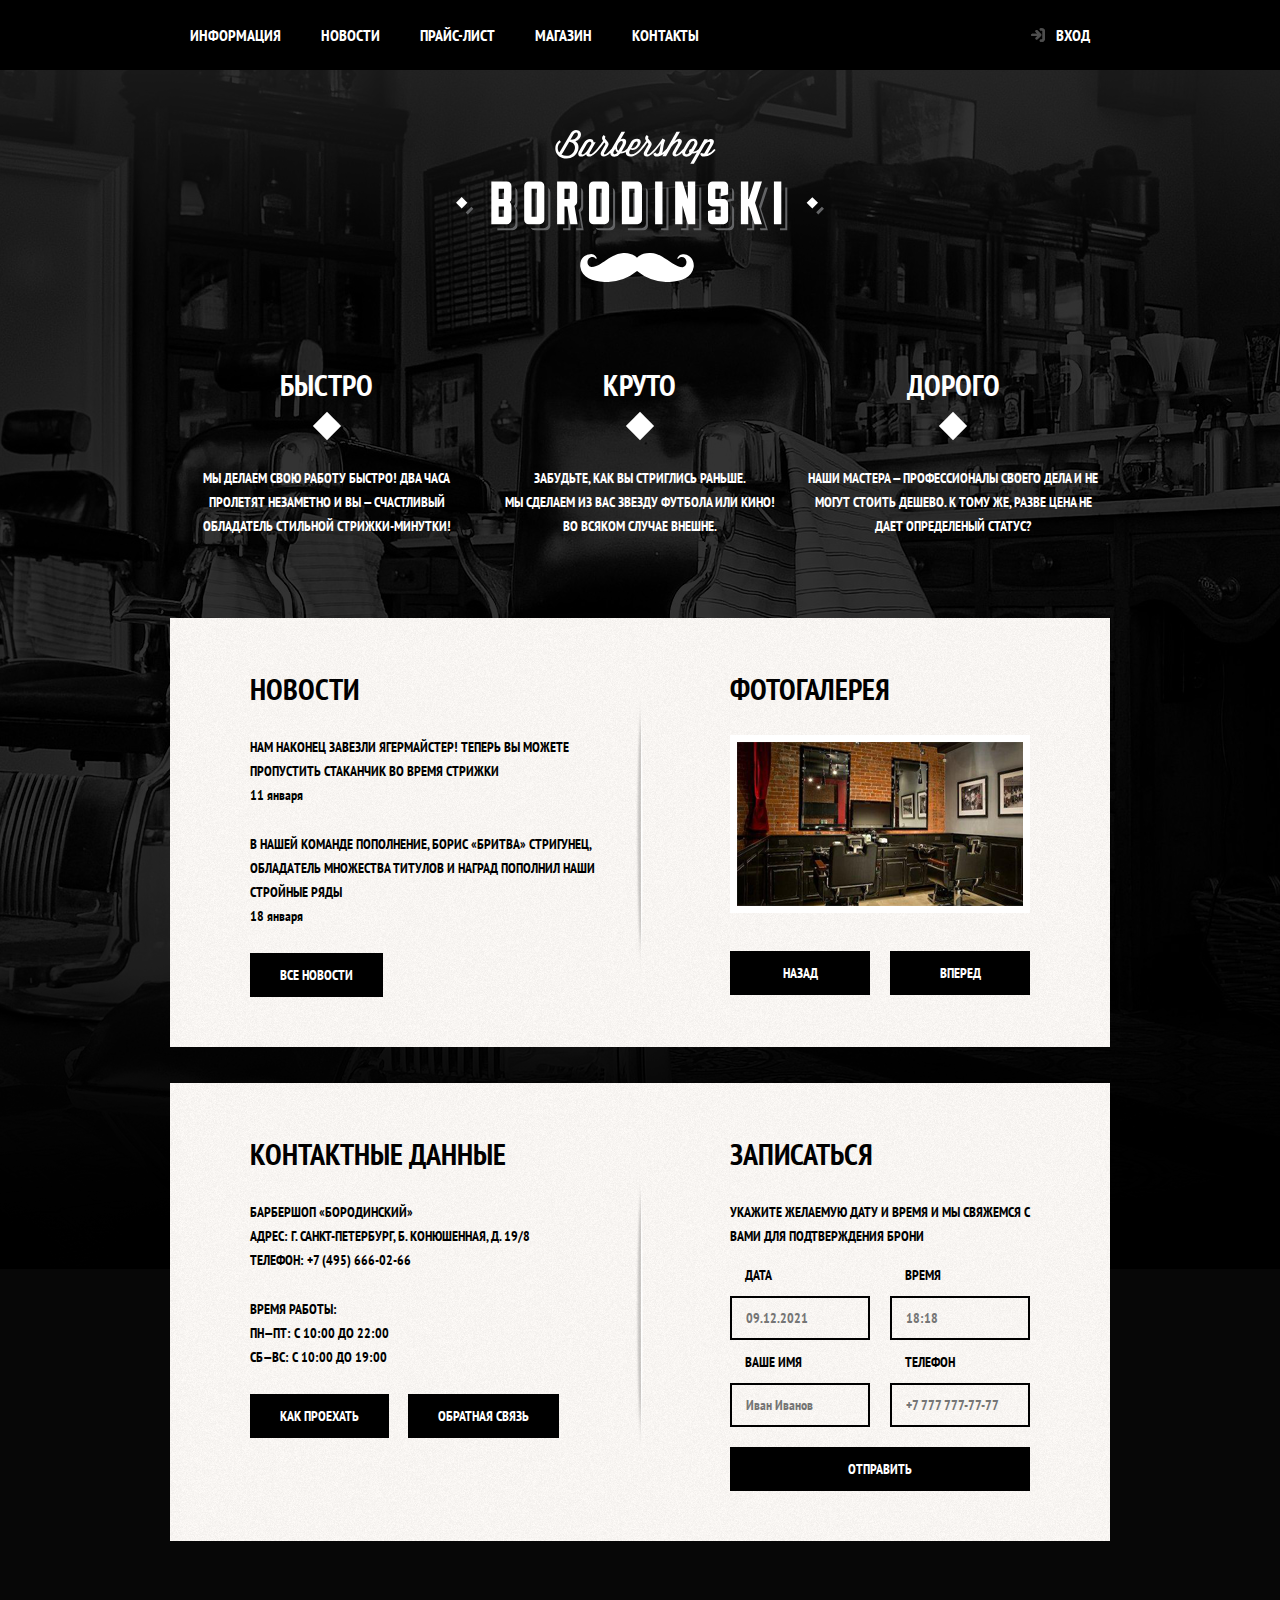
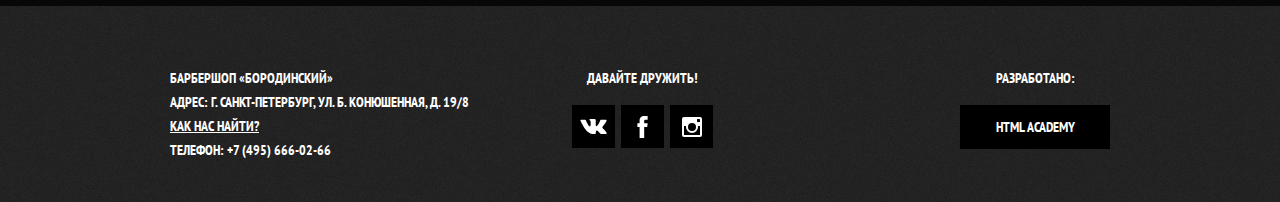
<file: index.html>
<!DOCTYPE html>
<html>

<head>
  <meta charset="utf-8">
  <title>Barbershop</title>

  <link href="https://fonts.googleapis.com/css2?family=PT+Sans+Narrow:wght@400;700&display=swap" rel="stylesheet">
  <link rel="stylesheet" href="css/style.css">
</head>

<body>
  <header class="main-header">
    <nav class="main-navigation">
      <div class="container">
        <ul class="site-navigation">
          <li><a href="info.html">Информация</a></li>
          <li><a href="news.html">Новости</a></li>
          <li><a href="prices.html">Прайс-лист</a></li>
          <li><a href="catalog.html">Магазин</a></li>
          <li><a href="contacts.html">Контакты</a></li>
        </ul>
        <ul class="user-navigation">
          <li>
            <a class="login-link" href="login.html">Вход</a>
          </li>
        </ul>
      </div>
    </nav>
    <a class="main-header-logo" href="#">
      <img src="img/index-logo.svg" width="368" height="153" alt="Logo">
    </a>
  </header>

  <main class="container">
    <h1 class="visually-hidden">Barbershop</h1>

    <section class="features">
      <h2 class="visually-hidden">Преимущества</h2>
      <ul class="features-list">
        <li class="feature-item">
          <h3>БЫСТРО</h3>
          <p>МЫ ДЕЛАЕМ СВОЮ РАБОТУ БЫСТРО! ДВА ЧАСА ПРОЛЕТЯТ НЕЗАМЕТНО И ВЫ — СЧАСТЛИВЫЙ ОБЛАДАТЕЛЬ СТИЛЬНОЙ СТРИЖКИ-МИНУТКИ!</p>
        </li>
        <li class="feature-item">
          <h3>КРУТО</h3>
          <p>ЗАБУДЬТЕ, КАК ВЫ СТРИГЛИСЬ РАНЬШЕ.
          <br>МЫ СДЕЛАЕМ ИЗ ВАС ЗВЕЗДУ ФУТБОЛА ИЛИ КИНО!
          <br>ВО ВСЯКОМ СЛУЧАЕ ВНЕШНЕ.</p>
        </li>
        <li class="feature-item">
          <h3>ДОРОГО</h3>
          <p>НАШИ МАСТЕРА — ПРОФЕССИОНАЛЫ СВОЕГО ДЕЛА И НЕ МОГУТ СТОИТЬ ДЕШЕВО. К ТОМУ ЖЕ, РАЗВЕ ЦЕНА НЕ ДАЕТ ОПРЕДЕЛЕНЫЙ СТАТУС?</p>
        </li>
      </ul>
    </section>

    <div class="index-columns">
      <section class="news">
        <h2>Новости</h2>
        <ul class="news-list">
          <li class="news-item">
            <p>НАМ НАКОНЕЦ ЗАВЕЗЛИ ЯГЕРМАЙСТЕР! ТЕПЕРЬ ВЫ МОЖЕТЕ ПРОПУСТИТЬ СТАКАНЧИК ВО ВРЕМЯ СТРИЖКИ</p>
            <time datetime="2016-01-11">11 января</time>
          </li>
          <li class="news-item">
            <p>В НАШЕЙ КОМАНДЕ ПОПОЛНЕНИЕ, БОРИС «БРИТВА» СТРИГУНЕЦ, ОБЛАДAТЕЛЬ МНОЖЕСТВА ТИТУЛОВ И НАГРАД ПОПОЛНИЛ НАШИ СТРОЙНЫЕ РЯДЫ</p>
            <time datetime="2016-01-18">18 января</time>
          </li>
        </ul>
        <a class="button" href="news.html">Все новости</a>
      </section>
      <section class="gallery">
        <h2>Фотогалерея</h2>
        <div class="gallery-container">
          <figure class="gallery-content">
            <a href="#">
                <img src="img/studio.png" width="286" height="164" alt="Интерьер">
            </a>
          </figure>
          <button class="button gallery-button gallery-button-back" type="button">Назад</button>
          <button class="button gallery-button gallery-button-next" type="button">Вперед</button>
        </div>
      </section>
   </div>

   <div class="index-columns">
      <section class="contacts">
        <h2>Контактные данные</h2>
        <p>
          БАРБЕРШОП «БОРОДИНСКИЙ»<br>
          АДРЕС: Г. САНКТ-ПЕТЕРБУРГ, Б. КОНЮШЕННАЯ, Д. 19/8<br>
          ТЕЛЕФОН: +7 (495) 666-02-66
        </p>
        <p>
          ВРЕМЯ РАБОТЫ:<br>
          ПН—ПТ: С 10:00 ДО 22:00<br>
          СБ—ВС: С 10:00 ДО 19:00
        </p>
        <a class="button" href="map.html">Как проехать</a>
        <a class="button" href="contacts.html">Обратная связь</a>
      </section>
      <section class="appointment">
        <h2>Записаться</h2>
        <p class="appointment-info">УКАЖИТЕ ЖЕЛАЕМУЮ ДАТУ И ВРЕМЯ И МЫ СВЯЖЕМСЯ С ВАМИ ДЛЯ ПОДТВЕРЖДЕНИЯ БРОНИ</p>
        <form class="appointment-form" action="https://echo.htmlacademy.ru" method="post">
          <p class="appointment-item">
            <label for="appointment-date">Дата</label>
            <input id="appointment-date" type="text" name="date" value="" placeholder="09.12.2021">
          </p>
          <p class="appointment-item">
            <label for="appointment-time">Время</label>
            <input id="appointment-time" type="text" name="time" value="" placeholder="18:18">
          </p>
          <p class="appointment-item">
            <label for="appointment-name">Ваше имя</label>
            <input id="appointment-name" type="text" name="name" value="" placeholder="Иван Иванов">
          </p>
          <p class="appointment-item">
            <label for="appointment-phone">Телефон</label>
            <input id="appointment-phone" type="tel" name="phone" value="" placeholder="+7 777 777-77-77">
          </p>
        </form>
        <button class="button appointment-button" type="submit">Отправить</button>
      </section>
    </div>
  </main>

  <footer class="main-footer">
    <div class="container">
      <p class="footer-contacts">
        БАРБЕРШОП «БОРОДИНСКИЙ»<br>
        АДРЕС: Г. САНКТ-ПЕТЕРБУРГ, УЛ. Б. КОНЮШЕННАЯ, Д. 19/8<br>
        <a href="map.html">КАК НАС НАЙТИ?</a><br>
        ТЕЛЕФОН: +7 (495) 666-02-66
      </p>
      <div class="footer-social">
        <p>Давайте дружить!</p>
        <ul>
          <li><a class="social-button" href="vk.com">
            <span class="visually-hidden">Vkontakte</span>
            <svg xmlns="http://www.w3.org/2000/svg" width="27" height="15" viewBox="0 0 26.14 14.91"><path d="M26 13.47l-.09-.17a13.55 13.55 0 0 0-2.6-3q-.87-.83-1.1-1.12A1 1 0 0 1 22 8a10.27 10.27 0 0 1 1.22-1.78l.88-1.16q2.35-3.13 2-4L26 .94a.8.8 0 0 0-.4-.22 2.14 2.14 0 0 0-.87 0h-3.92a.51.51 0 0 0-.27 0h-.3a.6.6 0 0 0-.15.14.93.93 0 0 0-.14.24 22.22 22.22 0 0 1-1.46 3.06q-.5.84-.93 1.46a7 7 0 0 1-.71.91 4.94 4.94 0 0 1-.52.47q-.23.18-.35.15l-.23-.05a.9.9 0 0 1-.31-.33 1.49 1.49 0 0 1-.16-.53V1.6a3.14 3.14 0 0 0 0-.62 2.12 2.12 0 0 0-.14-.44.73.73 0 0 0-.28-.33 1.57 1.57 0 0 0-.46-.18A9 9 0 0 0 12.57 0a8.93 8.93 0 0 0-3.25.33 1.83 1.83 0 0 0-.52.41q-.25.3-.07.33a1.67 1.67 0 0 1 1.16.59l.08.16a2.6 2.6 0 0 1 .19.63 6.32 6.32 0 0 1 .12 1 10.59 10.59 0 0 1 0 1.7q-.07.71-.13 1.1a2.21 2.21 0 0 1-.18.64 2.69 2.69 0 0 1-.16.3l-.07.07a1 1 0 0 1-.37.07.86.86 0 0 1-.46-.19 3.27 3.27 0 0 1-.56-.52 7 7 0 0 1-.66-.93q-.37-.6-.76-1.42l-.22-.39q-.2-.38-.56-1.11t-.62-1.43A.9.9 0 0 0 5.2.9h-.07a.93.93 0 0 0-.22-.16A1.44 1.44 0 0 0 4.6.65L.87.68A1 1 0 0 0 .1.94L0 1a.44.44 0 0 0 0 .22 1.08 1.08 0 0 0 .08.37Q.9 3.53 1.86 5.31t1.66 2.87Q4.23 9.27 5 10.24t1 1.24l.37.41.34.33a8.06 8.06 0 0 0 1 .78 16.34 16.34 0 0 0 1.4.9 7.6 7.6 0 0 0 1.79.72 6.19 6.19 0 0 0 2 .22h1.57a1.08 1.08 0 0 0 .72-.3l.05-.07a.9.9 0 0 0 .1-.25 1.38 1.38 0 0 0 0-.37 4.48 4.48 0 0 1 .09-1.05 2.77 2.77 0 0 1 .23-.71 1.74 1.74 0 0 1 .29-.4 1.19 1.19 0 0 1 .23-.2h.11a.86.86 0 0 1 .77.21 4.52 4.52 0 0 1 .83.79q.39.47.93 1.05a6.41 6.41 0 0 0 1 .87l.27.16a3.31 3.31 0 0 0 .71.3 1.53 1.53 0 0 0 .76.07l3.48-.05a1.58 1.58 0 0 0 .8-.17.68.68 0 0 0 .34-.37 1.06 1.06 0 0 0 0-.46 1.71 1.71 0 0 0-.1-.36z" fill="#fff"/></svg>
          </a></li>
          <li><a class="social-button" href="facebook.com">
            <span class="visually-hidden">Facebook</span>
            <svg xmlns="http://www.w3.org/2000/svg" width="19" height="22" viewBox="0 0 10.15 21.74"><path d="M3.34 1.12A4.77 4.77 0 0 1 6.53 0h3.61v3.81H7.81a1.07 1.07 0 0 0-1.09.83v2.55h3.42c-.08 1.23-.24 2.45-.41 3.67h-3v10.87H2.21V10.86H0V7.21h2.19V3.66a3.83 3.83 0 0 1 1.15-2.54z" fill="#fff"/></svg>
          </a></li>
          <li><a  class="social-button" href="instagram.com">
            <span class="visually-hidden">Instagram</span>
            <svg xmlns="http://www.w3.org/2000/svg" width="20" height="20" viewBox="0 0 20 20"><path d="M18 0H2a2 2 0 0 0-2 2v16a2 2 0 0 0 2 2h16a2 2 0 0 0 2-2V2a2 2 0 0 0-2-2zm-8 6a4 4 0 1 1-4 4 4 4 0 0 1 4-4zM2.5 18a.47.47 0 0 1-.5-.5V9h2.1a3.4 3.4 0 0 0-.1 1 6 6 0 1 0 12 0 3.4 3.4 0 0 0-.1-1H18v8.5a.47.47 0 0 1-.5.5zM18 4.5a.47.47 0 0 1-.5.5h-2a.47.47 0 0 1-.5-.5v-2a.47.47 0 0 1 .5-.5h2a.47.47 0 0 1 .5.5z" fill="#fff"/></svg>
          </a></li>
        </ul>
      </div>
      <p class="footer-copyright">
        <b>Разработано:</b>
        <a class="button" href="htmlacademy.ru">HTML Academy</a>
      </p>
    </div>
  </footer>

  <section class="modal modal-login">
    <h2>Личный кабинет</h2>
    <p class="modal-description">Введите пожалуйста свой логин и пароль.</p>
    <form class="login-form" action="https://echo.htmlacademy.ru" method="post">
      <p>
        <label class="visually-hidden" for="user-login">Логин</label>
        <input class="login-icon-user" id="user-login" type="text" name="login" placeholder="Логин">
      </p>
      <p>
        <label class="visually-hidden" for="user-password">Пароль</label>
        <input class="login-icon-password" id="user-password" type="password" name="password" placeholder="Пароль">
      </p>
      <p class="login-help">
        <label class="login-checkbox">
          <input class="visually-hidden" type="checkbox" name="remember">
          <span class="checkbox-indicator"></span>
          Запомните меня
        </label>
        <a href="#" class="restore">Я забыл пароль</a>
      </p>
      <button class="button" type="submit">Войти</button>
    </form>
    <button class="modal-close" type="button">Закрыть</button>
  </section>

  <section class="modal modal-map">
      <h2 class="visually-hidden">Как до нас добраться</h2>
      <p>
        <img src="img/map.png" width="780" height="560" alt="Офис компании по адресу ул. Большая Конюшенная 19/8, Санкт-Петербург">
    </p>
    <button class="modal-close" type="button">Закрыть</button>
  </section>
</body>
</html>
</file>
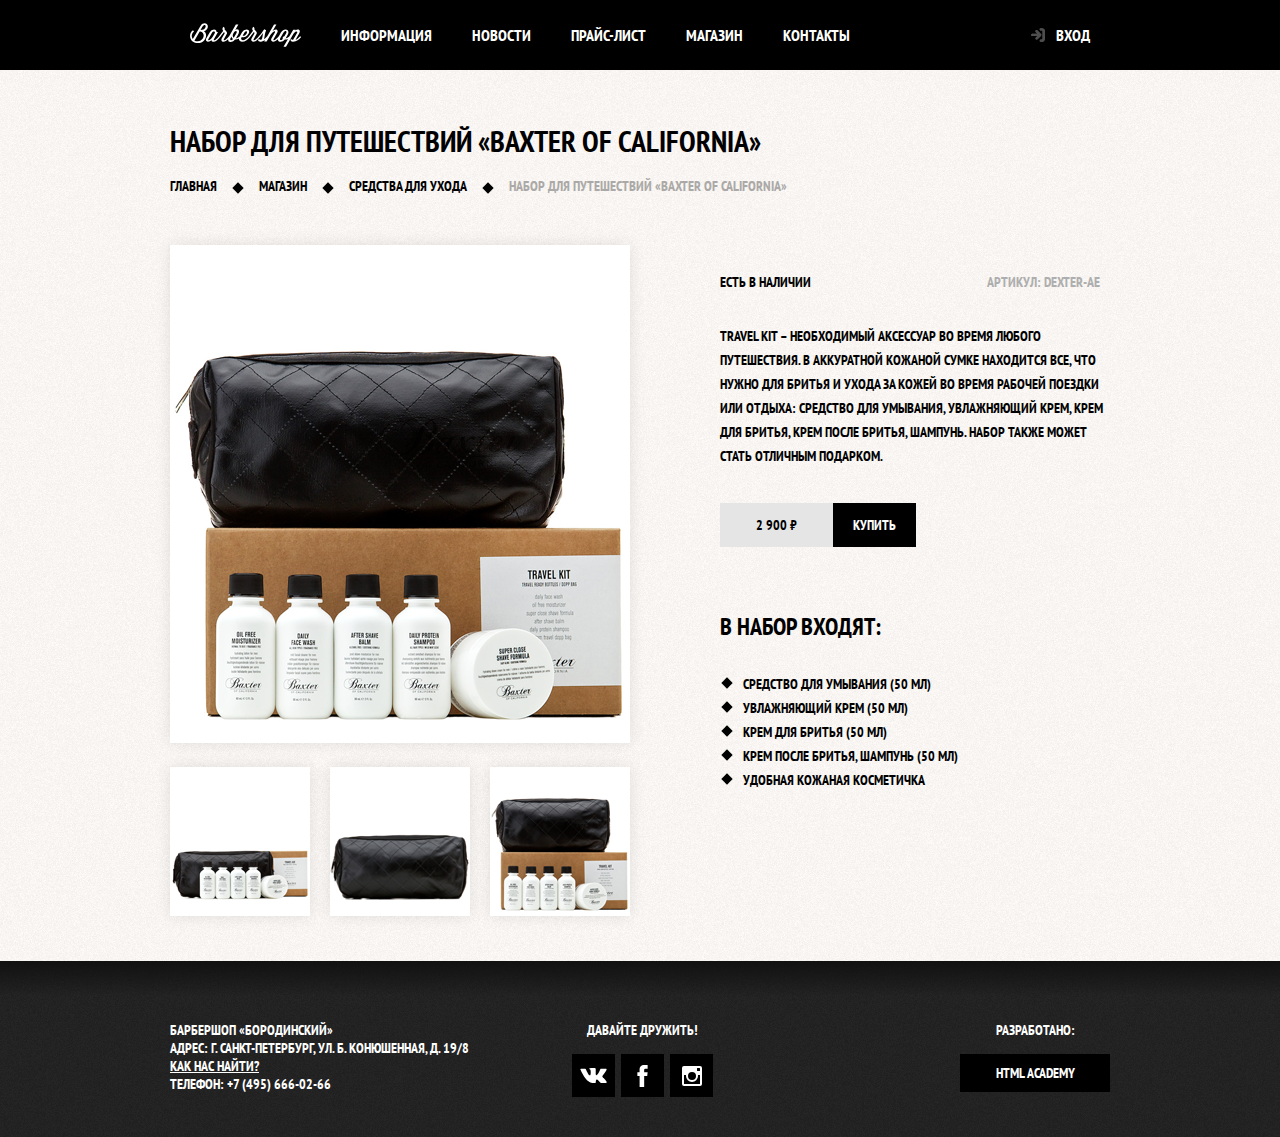
<file: catalog-item.html>
<!DOCTYPE html>
<html>

<head>
  <meta charset="utf-8">
  <title>Barbershop</title>

  <link href="https://fonts.googleapis.com/css2?family=PT+Sans+Narrow:wght@400;700&display=swap" rel="stylesheet">
  <link rel="stylesheet" href="css/style.css">
</head>

<body class="inner-page">
  <header class="main-header">
    <nav class="main-navigation">
      <a class="header-logo" href="index.html">
        <img src="img/logo.svg" width="111" height="24" alt="Logo">
      </a>
      <ul class="site-navigation">
        <li><a href="info.html">Информация</a></li>
        <li><a href="news.html">Новости</a></li>
        <li><a href="prices.html">Прайс-лист</a></li>
        <li><a class="site-navigation-current" href="catalog.html">Магазин</a></li>
        <li><a href="contacts.html">Контакты</a></li>
      </ul>
      <ul class="user-navigation">
        <li>
          <a class="login-link" href="login.html">Вход</a>
        </li>
      </ul>
    </nav>
  </header>

  <main class="container">
    <h1 class="page-title">Набор для путешествий «Baxter of California»</h1>

    <ul class="breadcrumbs">
      <li><a href="index.html">Главная</a></li>
      <li><a href="#">Магазин</a></li>
      <li><a href="#">Средства для ухода</a></li>
      <li class="breadcrumbs-current">Набор для путешествий «Baxter of California»</li>
    </ul>

    <div class="product-columns">
      <section class="product-photos">
        <h2 class="visually-hidden">Изображения товара</h2>
        <img class="product-photo-big" src="img/product-big.png" width="460" height="498" alt="Фото из превью большого размера">
        <ul class="product-photo-preview">
          <li><img src="img/product-small-1.png" width="140" height="149" alt="Фото полного набора"></li>
          <li><img src="img/product-small-2.png" width="140" height="149" alt="Фото сумки"></li>
          <li><img src="img/product-small-3.png" width="140" height="149" alt="Фото полного набора с сумкой сверху"></li>
        </ul>
      </section>

      <section class="product-info">
        <h2 class="visually-hidden">Информация о товаре</h2>
        <div class="info-columns">
          <p class="product-available">Есть в наличии</p>
          <p class="product-article">Артикул: dexter-ae</p>
        </div>
        <p class="product-description">Travel Kit – необходимый аксессуар во время любого путешествия. В аккуратной кожаной сумке находится все, что нужно для бритья и ухода за кожей во время рабочей поездки или отдыха: средство для умывания, увлажняющий крем, крем для бритья, крем после бритья, шампунь. Набор также может стать отличным подарком.</p>
        <p class="product-price">
          <b>2 900 ₽</b>
          <a href="#" class="button">Купить</a>
        </p>
        <h3>В набор входят:</h3>
        <ul class="product-includes-list">
          <li>Средство для умывания (50 мл)</li>
          <li>Увлажняющий крем (50 мл)</li>
          <li>Крем для бритья (50 мл)</li>
          <li>Крем после бритья, шампунь (50 мл)</li>
          <li>Удобная кожаная косметичка</li>
        </ul>
      </section>
    </div>
  </main>

  <footer class="main-footer">
    <div class="container">
      <p class="footer-contacts">
        БАРБЕРШОП «БОРОДИНСКИЙ»<br>
        АДРЕС: Г. САНКТ-ПЕТЕРБУРГ, УЛ. Б. КОНЮШЕННАЯ, Д. 19/8<br>
        <a href="map.html">КАК НАС НАЙТИ?</a><br>
        ТЕЛЕФОН: +7 (495) 666-02-66
      </p>
      <div class="footer-social">
        <p>Давайте дружить!</p>
        <ul>
          <li><a class="social-button" href="vk.com">
            <span class="visually-hidden">Vkontakte</span>
            <svg xmlns="http://www.w3.org/2000/svg" width="27" height="15" viewBox="0 0 26.14 14.91"><path d="M26 13.47l-.09-.17a13.55 13.55 0 0 0-2.6-3q-.87-.83-1.1-1.12A1 1 0 0 1 22 8a10.27 10.27 0 0 1 1.22-1.78l.88-1.16q2.35-3.13 2-4L26 .94a.8.8 0 0 0-.4-.22 2.14 2.14 0 0 0-.87 0h-3.92a.51.51 0 0 0-.27 0h-.3a.6.6 0 0 0-.15.14.93.93 0 0 0-.14.24 22.22 22.22 0 0 1-1.46 3.06q-.5.84-.93 1.46a7 7 0 0 1-.71.91 4.94 4.94 0 0 1-.52.47q-.23.18-.35.15l-.23-.05a.9.9 0 0 1-.31-.33 1.49 1.49 0 0 1-.16-.53V1.6a3.14 3.14 0 0 0 0-.62 2.12 2.12 0 0 0-.14-.44.73.73 0 0 0-.28-.33 1.57 1.57 0 0 0-.46-.18A9 9 0 0 0 12.57 0a8.93 8.93 0 0 0-3.25.33 1.83 1.83 0 0 0-.52.41q-.25.3-.07.33a1.67 1.67 0 0 1 1.16.59l.08.16a2.6 2.6 0 0 1 .19.63 6.32 6.32 0 0 1 .12 1 10.59 10.59 0 0 1 0 1.7q-.07.71-.13 1.1a2.21 2.21 0 0 1-.18.64 2.69 2.69 0 0 1-.16.3l-.07.07a1 1 0 0 1-.37.07.86.86 0 0 1-.46-.19 3.27 3.27 0 0 1-.56-.52 7 7 0 0 1-.66-.93q-.37-.6-.76-1.42l-.22-.39q-.2-.38-.56-1.11t-.62-1.43A.9.9 0 0 0 5.2.9h-.07a.93.93 0 0 0-.22-.16A1.44 1.44 0 0 0 4.6.65L.87.68A1 1 0 0 0 .1.94L0 1a.44.44 0 0 0 0 .22 1.08 1.08 0 0 0 .08.37Q.9 3.53 1.86 5.31t1.66 2.87Q4.23 9.27 5 10.24t1 1.24l.37.41.34.33a8.06 8.06 0 0 0 1 .78 16.34 16.34 0 0 0 1.4.9 7.6 7.6 0 0 0 1.79.72 6.19 6.19 0 0 0 2 .22h1.57a1.08 1.08 0 0 0 .72-.3l.05-.07a.9.9 0 0 0 .1-.25 1.38 1.38 0 0 0 0-.37 4.48 4.48 0 0 1 .09-1.05 2.77 2.77 0 0 1 .23-.71 1.74 1.74 0 0 1 .29-.4 1.19 1.19 0 0 1 .23-.2h.11a.86.86 0 0 1 .77.21 4.52 4.52 0 0 1 .83.79q.39.47.93 1.05a6.41 6.41 0 0 0 1 .87l.27.16a3.31 3.31 0 0 0 .71.3 1.53 1.53 0 0 0 .76.07l3.48-.05a1.58 1.58 0 0 0 .8-.17.68.68 0 0 0 .34-.37 1.06 1.06 0 0 0 0-.46 1.71 1.71 0 0 0-.1-.36z" fill="#fff"/></svg>
          </a></li>
          <li><a class="social-button" href="facebook.com">
            <span class="visually-hidden">Facebook</span>
            <svg xmlns="http://www.w3.org/2000/svg" width="19" height="22" viewBox="0 0 10.15 21.74"><path d="M3.34 1.12A4.77 4.77 0 0 1 6.53 0h3.61v3.81H7.81a1.07 1.07 0 0 0-1.09.83v2.55h3.42c-.08 1.23-.24 2.45-.41 3.67h-3v10.87H2.21V10.86H0V7.21h2.19V3.66a3.83 3.83 0 0 1 1.15-2.54z" fill="#fff"/></svg>
          </a></li>
          <li><a  class="social-button" href="instagram.com">
            <span class="visually-hidden">Instagram</span>
            <svg xmlns="http://www.w3.org/2000/svg" width="20" height="20" viewBox="0 0 20 20"><path d="M18 0H2a2 2 0 0 0-2 2v16a2 2 0 0 0 2 2h16a2 2 0 0 0 2-2V2a2 2 0 0 0-2-2zm-8 6a4 4 0 1 1-4 4 4 4 0 0 1 4-4zM2.5 18a.47.47 0 0 1-.5-.5V9h2.1a3.4 3.4 0 0 0-.1 1 6 6 0 1 0 12 0 3.4 3.4 0 0 0-.1-1H18v8.5a.47.47 0 0 1-.5.5zM18 4.5a.47.47 0 0 1-.5.5h-2a.47.47 0 0 1-.5-.5v-2a.47.47 0 0 1 .5-.5h2a.47.47 0 0 1 .5.5z" fill="#fff"/></svg>
          </a></li>
        </ul>
      </div>
      <p class="footer-copyright">
        <b>Разработано:</b>
        <a class="button" href="htmlacademy.ru">HTML Academy</a>
      </p>
    </div>
  </footer>

  <section class="modal modal-login">
    <h2>Личный кабинет</h2>
    <p class="modal-description">Введите пожалуйста свой логин и пароль.</p>
    <form class="login-form" action="https://echo.htmlacademy.ru" method="post">
      <p>
        <label class="visually-hidden" for="user-login">Логин</label>
        <input class="login-icon-user" id="user-login" type="text" name="login" placeholder="Логин">
      </p>
      <p>
        <label class="visually-hidden" for="user-password">Пароль</label>
        <input class="login-icon-password" id="user-password" type="password" name="password" placeholder="Пароль">
      </p>
      <p class="login-help">
        <label class="login-checkbox">
          <input class="visually-hidden" type="checkbox" name="remember">
          <span class="checkbox-indicator"></span>
          Запомните меня
        </label>
        <a href="#" class="restore">Я забыл пароль</a>
      </p>
      <button class="button" type="submit">Войти</button>
    </form>
    <button class="modal-close" type="button">Закрыть</button>
  </section>
</body>
</html>
</file>
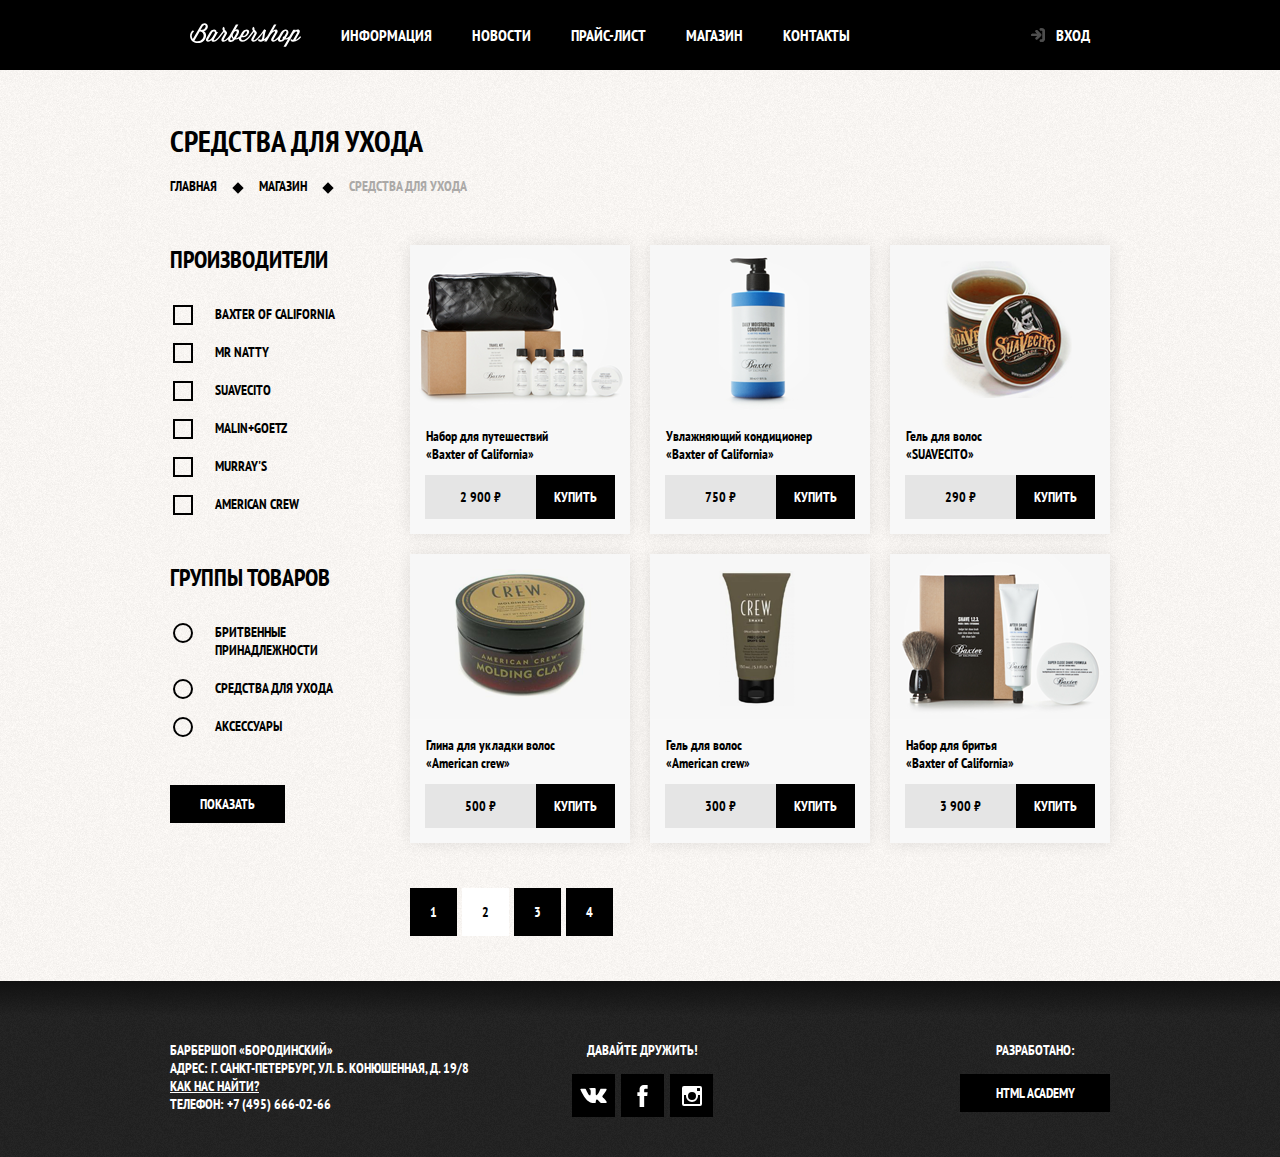
<file: catalog.html>
<!DOCTYPE html>
<html>

<head>
  <meta charset="utf-8">
  <title>Barbershop</title>

  <link href="https://fonts.googleapis.com/css2?family=PT+Sans+Narrow:wght@400;700&display=swap" rel="stylesheet">
  <link rel="stylesheet" href="css/style.css">
</head>

<body class="inner-page">
  <header class="main-header">
    <nav class="main-navigation container">
      <a class="header-logo" href="index.html">
        <img src="img/logo.svg" width="111" height="24" alt="Logo">
      </a>
      <ul class="site-navigation">
        <li><a href="info.html">Информация</a></li>
        <li><a href="news.html">Новости</a></li>
        <li><a href="prices.html">Прайс-лист</a></li>
        <li class="site-navigation-current"><a href="catalog.html">Магазин</a></li>
        <li><a href="contacts.html">Контакты</a></li>
      </ul>
      <ul class="user-navigation">
        <li>
          <a class="login-link" href="login.html">Вход</a>
        </li>
      </ul>
    </nav>
  </header>

  <main class="container">
    <h1 class="page-title">Средства для ухода</h1>

    <ul class="breadcrumbs">
      <li><a href="index.html">Главная</a></li>
      <li><a href="catalog.html">Магазин</a></li>
      <li class="breadcrumbs-current">Средства для ухода</li>
    </ul>

    <div class="catalog-columns">
      <section class="filters">
        <h2 class="visually-hidden">Фильтры товаров</h2>
        <form class="filter" action="https://echo.htmlacademy.ru" method="get">
          <fieldset>
            <legend>Производители</legend>
            <ul>
              <li class="filter-option">
                <input type="checkbox" class="visually-hidden filter-input filter-input-checkbox" name="baxter-of-california" id="filter-baxter-of-california">
                <label for="filter-baxter-of-california">Baxter of California</label>
              </li>
              <li class="filter-option">
                <input type="checkbox" class="visually-hidden filter-input filter-input-checkbox" name="mr-natty" id="filter-mr-natty">
                <label for="filter-mr-natty">Mr Natty</label>
              </li>
              <li class="filter-option">
                <input type="checkbox" class="visually-hidden filter-input filter-input-checkbox" name="suavecito" id="filter-suavecito">
                <label for="filter-suavecito">Suavecito</label>
              </li>
              <li class="filter-option">
                <input type="checkbox" class="visually-hidden filter-input filter-input-checkbox" name="malin-goetz" id="filter-malin-goetz">
                <label for="filter-malin-goetz">Malin+Goetz</label>
              </li>
              <li class="filter-option">
                <input type="checkbox" class="visually-hidden filter-input filter-input-checkbox" name="murrays" id="filter-murrays">
                <label for="filter-murrays">Murray's</label>
              </li>
              <li class="filter-option">
                <input type="checkbox" class="visually-hidden filter-input filter-input-checkbox" name="american-crew" id="filter-american-crew">
                <label for="filter-american-crew">American crew</label>
              </li>
            </ul>
          </fieldset>
          <fieldset>
            <legend>Группы товаров</legend>
            <ul>
              <li class="filter-option">
                <input type="radio" class="visually-hidden filter-input filter-input-radio" name="product-group" value="shaving" id="filter-shave">
                <label for="filter-shave">Бритвенные принадлежности</label>
              </li>
              <li class="filter-option">
                <input type="radio" class="visually-hidden filter-input filter-input-radio" name="product-group" value="care" id="filter-care">
                <label for="filter-care">Средства для ухода</label>
              </li>
              <li class="filter-option">
                <input type="radio" class="visually-hidden filter-input filter-input-radio" name="product-group" value="accessories" id="filter-accessories">
                <label for="filter-accessories">Аксессуары</label>
              </li>
            </ul>
          </fieldset>
          <button type="submit" class="button filter-button">Показать</button>
        </form>
      </section>

      <section class="catalog">
        <h2 class="visually-hidden">Каталог товаров</h2>
        <ul class="catalog-list">
          <li class="catalog-item">
            <a href="catalog-item.html">
              <h3>
                <span class="catalog-category">Набор для путешествий</span>
                <span class="catalog-item-title">«Baxter of California»</span>
              </h3>
              <p class="catalog-item-image">
                  <img src="img/product-1.png" width="220" height="165" alt="Набор для путешествий «Baxter of California»">
              </p>
            </a>
            <p class="catalog-item-price">
              <b>2 900 ₽</b>
              <a href="#" class="button">Купить</a>
            </p>
          </li>
          <li class="catalog-item">
            <a href="catalog-item.html">
              <h3>
                <span class="catalog-category">Увлажняющий кондиционер</span>
                <span class="catalog-item-title">«Baxter of California»</span>
              </h3>
              <p class="catalog-item-image">
                  <img src="img/product-2.png" width="220" height="165" alt="Увлажняющий кондиционер «Baxter of California»">
              </p>
            </a>
            <p class="catalog-item-price">
              <b>750 ₽</b>
              <a href="#" class="button">Купить</a>
            </p>
          </li>
          <li class="catalog-item">
            <a href="catalog-item.html">
              <h3>
                <span class="catalog-category">Гель для волос</span>
                <span class="catalog-item-title">«SUAVECITO»</span>
              </h3>
              <p class="catalog-item-image">
                  <img src="img/product-3.png" width="220" height="165" alt="Гель для волос «SUAVECITO»">
              </p>
            </a>
            <p class="catalog-item-price">
              <b>290 ₽</b>
              <a href="#" class="button">Купить</a>
            </p>
          </li>
          <li class="catalog-item">
            <a href="catalog-item.html">
              <h3>
                <span class="catalog-category">Глина для укладки волос</span>
                <span class="catalog-item-title">«American crew»</span>
              </h3>
              <p class="catalog-item-image">
                  <img src="img/product-4.png" width="220" height="165" alt="Глина для укладки волос «American crew»">
              </p>
            </a>
            <p class="catalog-item-price">
              <b>500 ₽</b>
              <a href="#" class="button">Купить</a>
            </p>
          </li>
          <li class="catalog-item">
            <a href="catalog-item.html">  
              <h3>
                <span class="catalog-category">Гель для волос</span>
                <span class="catalog-item-title">«American crew»</span>
              </h3>
              <p class="catalog-item-image">
                  <img src="img/product-5.png" width="220" height="165" alt="Гель для волос «American crew»">
              </p>
            </a>
            <p class="catalog-item-price">
              <b>300 ₽</b>
              <a href="#" class="button">Купить</a>
            </p>
          </li>
          <li class="catalog-item">
            <a href="catalog-item.html">
              <h3>
                <span class="catalog-category">Набор для бритья</span>
                <span class="catalog-item-title">«Baxter of California»</span>
              </h3>
              <p class="catalog-item-image">
                  <img src="img/product-6.png" width="220" height="165" alt="Набор для бритья «Baxter of California»">
              </p>
            </a>
            <p class="catalog-item-price">
              <b>3 900 ₽</b>
              <a href="#" class="button">Купить</a>
            </p>
          </li>
        </ul>
        <ul class="pagination-list">
          <li class="pagination-item"><a href="#">1</a></li>
          <li class="pagination-item pagination-item-current"><a>2</a></li>
          <li class="pagination-item"><a href="#">3</a></li>
          <li class="pagination-item"><a href="#">4</a></li>
        </ul>
      </section>
    </div>
  </main>

  <footer class="main-footer">
    <div class="container">
      <p class="footer-contacts">
        БАРБЕРШОП «БОРОДИНСКИЙ»<br>
        АДРЕС: Г. САНКТ-ПЕТЕРБУРГ, УЛ. Б. КОНЮШЕННАЯ, Д. 19/8<br>
        <a href="map.html">КАК НАС НАЙТИ?</a><br>
        ТЕЛЕФОН: +7 (495) 666-02-66
      </p>
      <div class="footer-social">
        <p>Давайте дружить!</p>
        <ul>
          <li><a class="social-button" href="vk.com">
            <span class="visually-hidden">Vkontakte</span>
            <svg xmlns="http://www.w3.org/2000/svg" width="27" height="15" viewBox="0 0 26.14 14.91"><path d="M26 13.47l-.09-.17a13.55 13.55 0 0 0-2.6-3q-.87-.83-1.1-1.12A1 1 0 0 1 22 8a10.27 10.27 0 0 1 1.22-1.78l.88-1.16q2.35-3.13 2-4L26 .94a.8.8 0 0 0-.4-.22 2.14 2.14 0 0 0-.87 0h-3.92a.51.51 0 0 0-.27 0h-.3a.6.6 0 0 0-.15.14.93.93 0 0 0-.14.24 22.22 22.22 0 0 1-1.46 3.06q-.5.84-.93 1.46a7 7 0 0 1-.71.91 4.94 4.94 0 0 1-.52.47q-.23.18-.35.15l-.23-.05a.9.9 0 0 1-.31-.33 1.49 1.49 0 0 1-.16-.53V1.6a3.14 3.14 0 0 0 0-.62 2.12 2.12 0 0 0-.14-.44.73.73 0 0 0-.28-.33 1.57 1.57 0 0 0-.46-.18A9 9 0 0 0 12.57 0a8.93 8.93 0 0 0-3.25.33 1.83 1.83 0 0 0-.52.41q-.25.3-.07.33a1.67 1.67 0 0 1 1.16.59l.08.16a2.6 2.6 0 0 1 .19.63 6.32 6.32 0 0 1 .12 1 10.59 10.59 0 0 1 0 1.7q-.07.71-.13 1.1a2.21 2.21 0 0 1-.18.64 2.69 2.69 0 0 1-.16.3l-.07.07a1 1 0 0 1-.37.07.86.86 0 0 1-.46-.19 3.27 3.27 0 0 1-.56-.52 7 7 0 0 1-.66-.93q-.37-.6-.76-1.42l-.22-.39q-.2-.38-.56-1.11t-.62-1.43A.9.9 0 0 0 5.2.9h-.07a.93.93 0 0 0-.22-.16A1.44 1.44 0 0 0 4.6.65L.87.68A1 1 0 0 0 .1.94L0 1a.44.44 0 0 0 0 .22 1.08 1.08 0 0 0 .08.37Q.9 3.53 1.86 5.31t1.66 2.87Q4.23 9.27 5 10.24t1 1.24l.37.41.34.33a8.06 8.06 0 0 0 1 .78 16.34 16.34 0 0 0 1.4.9 7.6 7.6 0 0 0 1.79.72 6.19 6.19 0 0 0 2 .22h1.57a1.08 1.08 0 0 0 .72-.3l.05-.07a.9.9 0 0 0 .1-.25 1.38 1.38 0 0 0 0-.37 4.48 4.48 0 0 1 .09-1.05 2.77 2.77 0 0 1 .23-.71 1.74 1.74 0 0 1 .29-.4 1.19 1.19 0 0 1 .23-.2h.11a.86.86 0 0 1 .77.21 4.52 4.52 0 0 1 .83.79q.39.47.93 1.05a6.41 6.41 0 0 0 1 .87l.27.16a3.31 3.31 0 0 0 .71.3 1.53 1.53 0 0 0 .76.07l3.48-.05a1.58 1.58 0 0 0 .8-.17.68.68 0 0 0 .34-.37 1.06 1.06 0 0 0 0-.46 1.71 1.71 0 0 0-.1-.36z" fill="#fff"/></svg>
          </a></li>
          <li><a class="social-button" href="facebook.com">
            <span class="visually-hidden">Facebook</span>
            <svg xmlns="http://www.w3.org/2000/svg" width="19" height="22" viewBox="0 0 10.15 21.74"><path d="M3.34 1.12A4.77 4.77 0 0 1 6.53 0h3.61v3.81H7.81a1.07 1.07 0 0 0-1.09.83v2.55h3.42c-.08 1.23-.24 2.45-.41 3.67h-3v10.87H2.21V10.86H0V7.21h2.19V3.66a3.83 3.83 0 0 1 1.15-2.54z" fill="#fff"/></svg>
          </a></li>
          <li><a  class="social-button" href="instagram.com">
            <span class="visually-hidden">Instagram</span>
            <svg xmlns="http://www.w3.org/2000/svg" width="20" height="20" viewBox="0 0 20 20"><path d="M18 0H2a2 2 0 0 0-2 2v16a2 2 0 0 0 2 2h16a2 2 0 0 0 2-2V2a2 2 0 0 0-2-2zm-8 6a4 4 0 1 1-4 4 4 4 0 0 1 4-4zM2.5 18a.47.47 0 0 1-.5-.5V9h2.1a3.4 3.4 0 0 0-.1 1 6 6 0 1 0 12 0 3.4 3.4 0 0 0-.1-1H18v8.5a.47.47 0 0 1-.5.5zM18 4.5a.47.47 0 0 1-.5.5h-2a.47.47 0 0 1-.5-.5v-2a.47.47 0 0 1 .5-.5h2a.47.47 0 0 1 .5.5z" fill="#fff"/></svg>
          </a></li>
        </ul>
      </div>
      <p class="footer-copyright">
        <b>Разработано:</b>
        <a class="button" href="htmlacademy.ru">HTML Academy</a>
      </p>
    </div>
  </footer>

  <section class="modal modal-login">
    <h2>Личный кабинет</h2>
    <p class="modal-description">Введите пожалуйста свой логин и пароль.</p>
    <form class="login-form" action="https://echo.htmlacademy.ru" method="post">
      <p>
        <label class="visually-hidden" for="user-login">Логин</label>
        <input class="login-icon-user" id="user-login" type="text" name="login" placeholder="Логин">
      </p>
      <p>
        <label class="visually-hidden" for="user-password">Пароль</label>
        <input class="login-icon-password" id="user-password" type="password" name="password" placeholder="Пароль">
      </p>
      <p class="login-help">
        <label class="login-checkbox">
          <input class="visually-hidden" type="checkbox" name="remember">
          <span class="checkbox-indicator"></span>
          Запомните меня
        </label>
        <a href="#" class="restore">Я забыл пароль</a>
      </p>
      <button class="button" type="submit">Войти</button>
    </form>
    <button class="modal-close" type="button">Закрыть</button>
  </section>
</body>
</html>
</file>
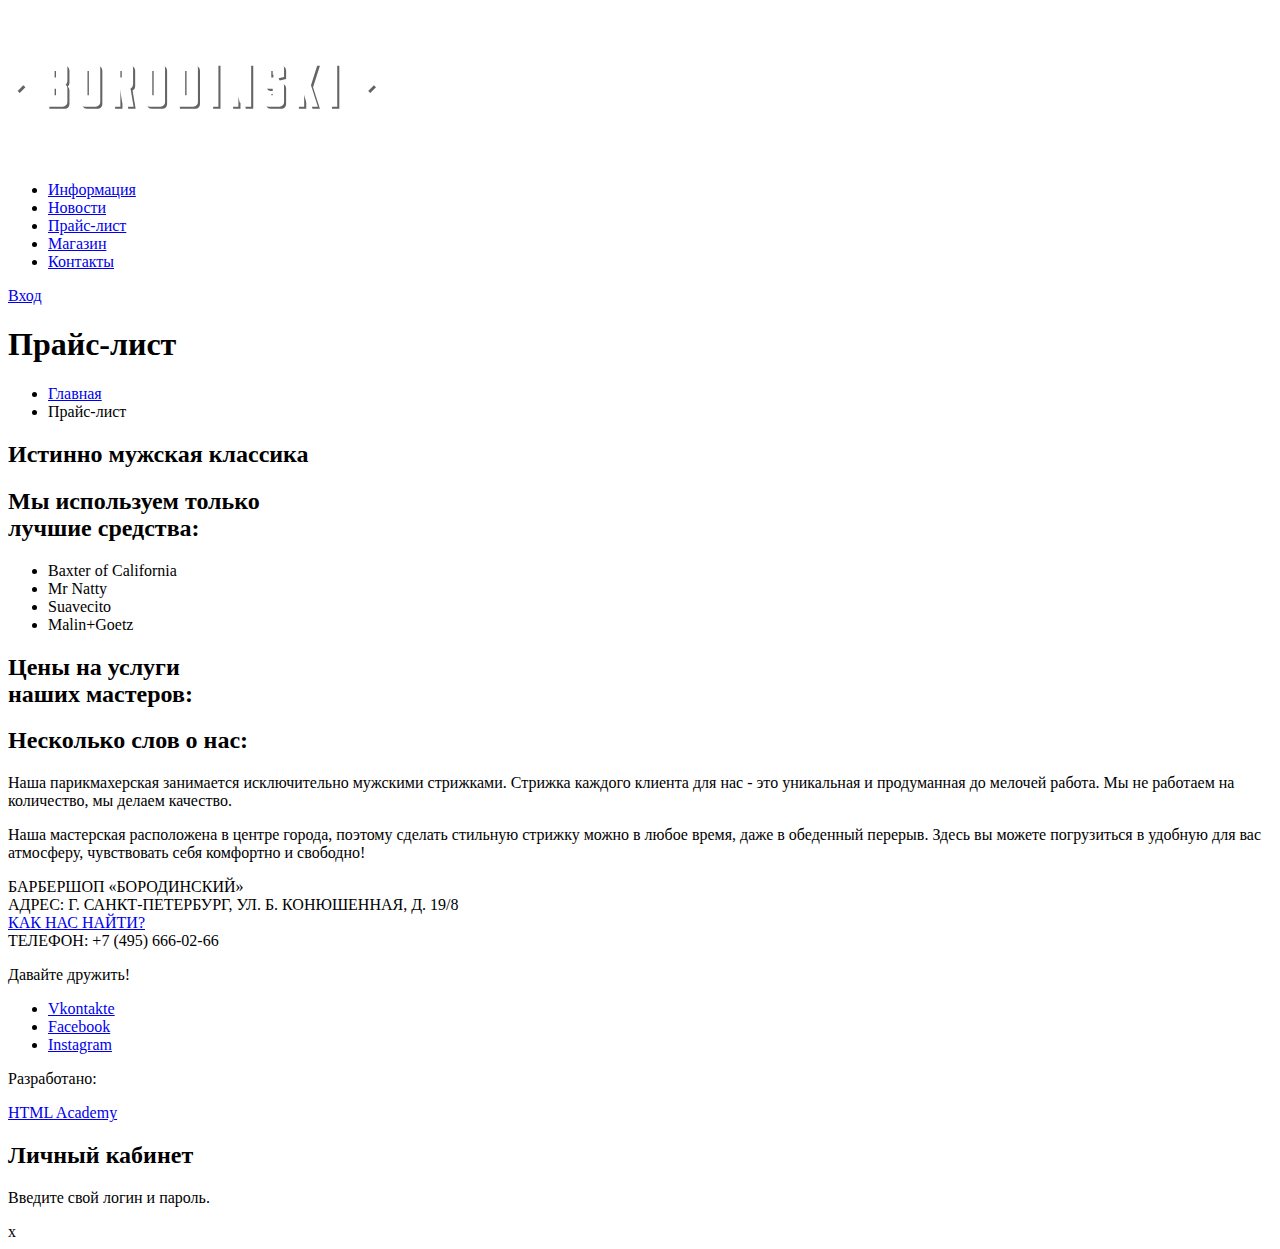
<file: price.html>
<!DOCTYPE html>
<html>

<head>
  <meta charset="utf-8">
  <title>Barbershop</title>
</head>

<body>
  <header class="main-header">
    <nav class="main-navigation">
      <a class="main-header-logo" href="index.html">
        <img src="img/index-logo.svg" width="368" height="153" alt="Logo">
      </a>
      <ul class="site-navigation">
        <li><a href="info.html">Информация</a></li>
        <li><a href="news.html">Новости</a></li>
        <li><a class="site-navigation-current" href="prices.html">Прайс-лист</a></li>
        <li><a href="catalog.html">Магазин</a></li>
        <li><a href="contacts.html">Контакты</a></li>
      </ul>
      <a class="login" href="login.html" >Вход</a>
    </nav>
  </header>

  <main class="container">

    <h1 class="page-title">Прайс-лист</h1>

    <ul class="breadcrumbs">
      <li><a href="index.html">Главная</a></li>
      <li class="breadcrumbs-current">Прайс-лист</li>
    </ul>

    <h2 class="price-list-header">Истинно мужская классика</h2>
    <section class="prices-using">
      <h2>Мы используем только<br>лучшие средства:</h2>
      <ul>
        <li>Baxter of California</li>
        <li>Mr Natty</li>
        <li>Suavecito</li>
        <li>Malin+Goetz</li>
      </ul>
    </section>

    <section class="prices-table">
      <h2>Цены на услуги<br>наших мастеров:</h2>
      <!--- табличка --->
    </section>

    <section class="prices-about">
      <h2>Несколько слов о нас:</h2>
      <p>Наша парикмахерская занимается исключительно мужскими стрижками. Стрижка каждого клиента для нас - это уникальная и продуманная до мелочей работа. Мы не работаем на количество, мы делаем качество.</p>
      <p>Наша мастерская расположена в центре города, поэтому сделать стильную стрижку можно в любое время, даже в обеденный перерыв. Здесь вы можете погрузиться в удобную для вас атмосферу, чувствовать себя комфортно и свободно!</p>
    </section>

  </main>

  <footer class="main-footer">
    <p class="footer-contacts">
      БАРБЕРШОП «БОРОДИНСКИЙ»<br>
      АДРЕС: Г. САНКТ-ПЕТЕРБУРГ, УЛ. Б. КОНЮШЕННАЯ, Д. 19/8<br>
      <a href="map.html">КАК НАС НАЙТИ?</a><br>
      ТЕЛЕФОН: +7 (495) 666-02-66
    </p>
    <div class="footer-social">
      <p>Давайте дружить!</p>
      <ul>
        <li><a class="social-button" href="vk.com">Vkontakte</a></li>
        <li><a class="social-button" href="facebook.com">Facebook</a></li>
        <li><a  class="social-button" href="instagram.com">Instagram</a></li>
      </ul>
    </div>
    <p class="footer-copyright">
      <p>Разработано:</p>
      <a class="button" href="htmlacademy.ru">HTML Academy</a>
    </p>
  </footer>

  <section class="modal modal-login">
    <h2>Личный кабинет</h2>
    <p>Введите свой логин и пароль.</p>
    <!-- Здесь будет форма -->
    <span class="modal-close">x</span>
  </section>
</body>
</html>
</file>
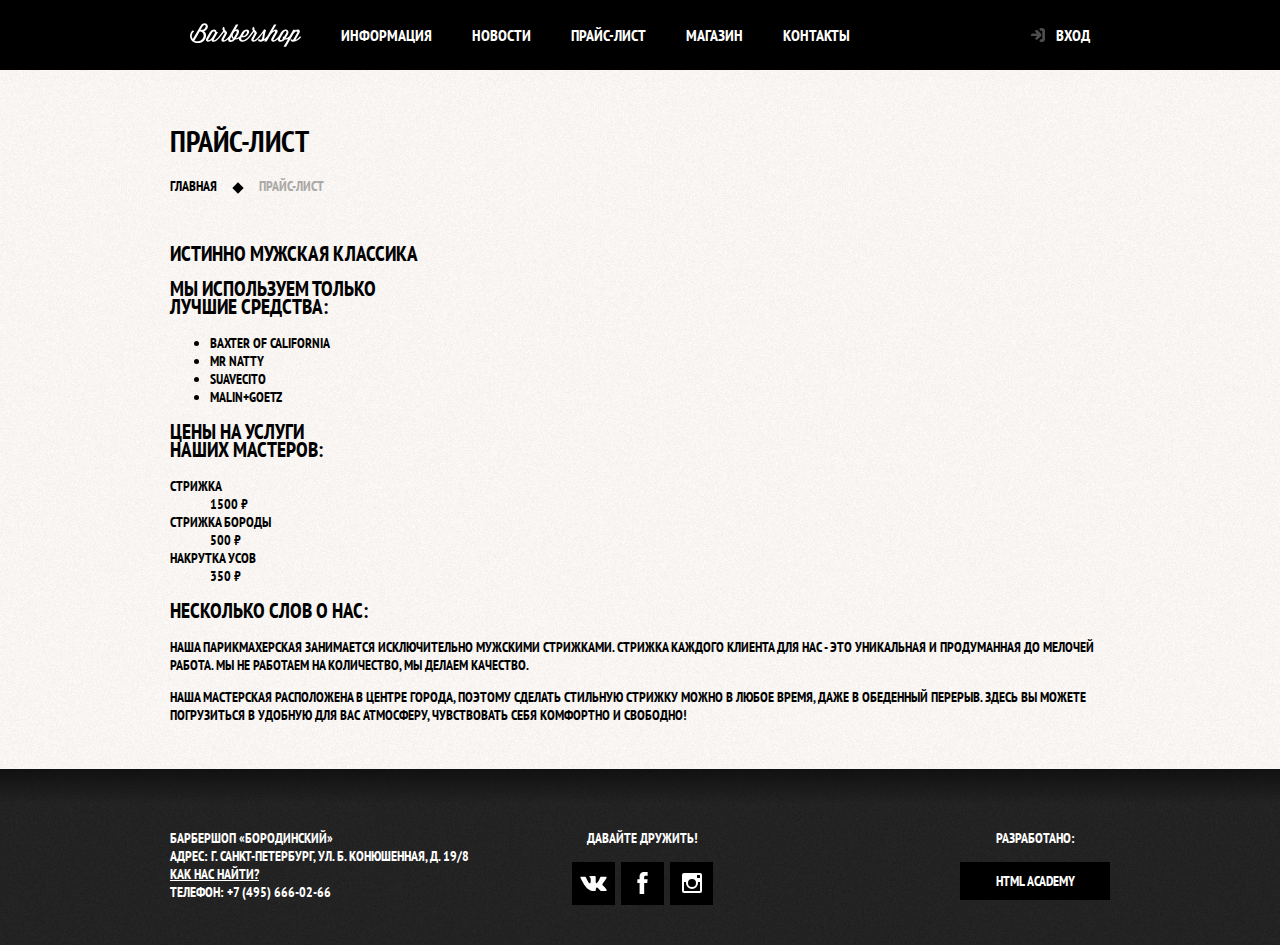
<file: prices.html>
<!DOCTYPE html>
<html>

<head>
  <meta charset="utf-8">
  <title>Barbershop</title>

  <link href="https://fonts.googleapis.com/css2?family=PT+Sans+Narrow:wght@400;700&display=swap" rel="stylesheet">
  <link rel="stylesheet" href="css/style.css">
</head>

<body class="inner-page">
  <header class="main-header">
    <nav class="main-navigation">
      <a class="header-logo" href="index.html">
        <img src="img/logo.svg" width="111" height="24" alt="Logo">
      </a>
      <ul class="site-navigation">
        <li><a href="info.html">Информация</a></li>
        <li><a href="news.html">Новости</a></li>
        <li><a class="site-navigation-current" href="prices.html">Прайс-лист</a></li>
        <li><a href="catalog.html">Магазин</a></li>
        <li><a href="contacts.html">Контакты</a></li>
      </ul>
      <ul class="user-navigation">
        <li>
          <a class="login-link" href="login.html">Вход</a>
        </li>
      </ul>
    </nav>
  </header>

  <main class="container">

    <h1 class="page-title">Прайс-лист</h1>

    <ul class="breadcrumbs">
      <li><a href="index.html">Главная</a></li>
      <li class="breadcrumbs-current">Прайс-лист</li>
    </ul>

    <h2 class="price-list-header">Истинно мужская классика</h2>
    <section class="prices-using">
      <h2>Мы используем только<br>лучшие средства:</h2>
      <ul>
        <li>Baxter of California</li>
        <li>Mr Natty</li>
        <li>Suavecito</li>
        <li>Malin+Goetz</li>
      </ul>
    </section>

    <section class="prices-table">
      <h2>Цены на услуги<br>наших мастеров:</h2>
      <dl>
        <dt>Стрижка</dt>
        <dd>1500 ₽</dd>

        <dt>Стрижка бороды</dt>
        <dd>500 ₽</dd>

        <dt>Накрутка усов</dt>
        <dd>350 ₽</dd>
      </dl>
    </section>

    <section class="prices-about">
      <h2>Несколько слов о нас:</h2>
      <p>Наша парикмахерская занимается исключительно мужскими стрижками. Стрижка каждого клиента для нас - это уникальная и продуманная до мелочей работа. Мы не работаем на количество, мы делаем качество.</p>
      <p>Наша мастерская расположена в центре города, поэтому сделать стильную стрижку можно в любое время, даже в обеденный перерыв. Здесь вы можете погрузиться в удобную для вас атмосферу, чувствовать себя комфортно и свободно!</p>
    </section>

  </main>

  <footer class="main-footer">
    <div class="container">
      <p class="footer-contacts">
        БАРБЕРШОП «БОРОДИНСКИЙ»<br>
        АДРЕС: Г. САНКТ-ПЕТЕРБУРГ, УЛ. Б. КОНЮШЕННАЯ, Д. 19/8<br>
        <a href="map.html">КАК НАС НАЙТИ?</a><br>
        ТЕЛЕФОН: +7 (495) 666-02-66
      </p>
      <div class="footer-social">
        <p>Давайте дружить!</p>
        <ul>
          <li><a class="social-button" href="vk.com">
            <span class="visually-hidden">Vkontakte</span>
            <svg xmlns="http://www.w3.org/2000/svg" width="27" height="15" viewBox="0 0 26.14 14.91"><path d="M26 13.47l-.09-.17a13.55 13.55 0 0 0-2.6-3q-.87-.83-1.1-1.12A1 1 0 0 1 22 8a10.27 10.27 0 0 1 1.22-1.78l.88-1.16q2.35-3.13 2-4L26 .94a.8.8 0 0 0-.4-.22 2.14 2.14 0 0 0-.87 0h-3.92a.51.51 0 0 0-.27 0h-.3a.6.6 0 0 0-.15.14.93.93 0 0 0-.14.24 22.22 22.22 0 0 1-1.46 3.06q-.5.84-.93 1.46a7 7 0 0 1-.71.91 4.94 4.94 0 0 1-.52.47q-.23.18-.35.15l-.23-.05a.9.9 0 0 1-.31-.33 1.49 1.49 0 0 1-.16-.53V1.6a3.14 3.14 0 0 0 0-.62 2.12 2.12 0 0 0-.14-.44.73.73 0 0 0-.28-.33 1.57 1.57 0 0 0-.46-.18A9 9 0 0 0 12.57 0a8.93 8.93 0 0 0-3.25.33 1.83 1.83 0 0 0-.52.41q-.25.3-.07.33a1.67 1.67 0 0 1 1.16.59l.08.16a2.6 2.6 0 0 1 .19.63 6.32 6.32 0 0 1 .12 1 10.59 10.59 0 0 1 0 1.7q-.07.71-.13 1.1a2.21 2.21 0 0 1-.18.64 2.69 2.69 0 0 1-.16.3l-.07.07a1 1 0 0 1-.37.07.86.86 0 0 1-.46-.19 3.27 3.27 0 0 1-.56-.52 7 7 0 0 1-.66-.93q-.37-.6-.76-1.42l-.22-.39q-.2-.38-.56-1.11t-.62-1.43A.9.9 0 0 0 5.2.9h-.07a.93.93 0 0 0-.22-.16A1.44 1.44 0 0 0 4.6.65L.87.68A1 1 0 0 0 .1.94L0 1a.44.44 0 0 0 0 .22 1.08 1.08 0 0 0 .08.37Q.9 3.53 1.86 5.31t1.66 2.87Q4.23 9.27 5 10.24t1 1.24l.37.41.34.33a8.06 8.06 0 0 0 1 .78 16.34 16.34 0 0 0 1.4.9 7.6 7.6 0 0 0 1.79.72 6.19 6.19 0 0 0 2 .22h1.57a1.08 1.08 0 0 0 .72-.3l.05-.07a.9.9 0 0 0 .1-.25 1.38 1.38 0 0 0 0-.37 4.48 4.48 0 0 1 .09-1.05 2.77 2.77 0 0 1 .23-.71 1.74 1.74 0 0 1 .29-.4 1.19 1.19 0 0 1 .23-.2h.11a.86.86 0 0 1 .77.21 4.52 4.52 0 0 1 .83.79q.39.47.93 1.05a6.41 6.41 0 0 0 1 .87l.27.16a3.31 3.31 0 0 0 .71.3 1.53 1.53 0 0 0 .76.07l3.48-.05a1.58 1.58 0 0 0 .8-.17.68.68 0 0 0 .34-.37 1.06 1.06 0 0 0 0-.46 1.71 1.71 0 0 0-.1-.36z" fill="#fff"/></svg>
          </a></li>
          <li><a class="social-button" href="facebook.com">
            <span class="visually-hidden">Facebook</span>
            <svg xmlns="http://www.w3.org/2000/svg" width="19" height="22" viewBox="0 0 10.15 21.74"><path d="M3.34 1.12A4.77 4.77 0 0 1 6.53 0h3.61v3.81H7.81a1.07 1.07 0 0 0-1.09.83v2.55h3.42c-.08 1.23-.24 2.45-.41 3.67h-3v10.87H2.21V10.86H0V7.21h2.19V3.66a3.83 3.83 0 0 1 1.15-2.54z" fill="#fff"/></svg>
          </a></li>
          <li><a  class="social-button" href="instagram.com">
            <span class="visually-hidden">Instagram</span>
            <svg xmlns="http://www.w3.org/2000/svg" width="20" height="20" viewBox="0 0 20 20"><path d="M18 0H2a2 2 0 0 0-2 2v16a2 2 0 0 0 2 2h16a2 2 0 0 0 2-2V2a2 2 0 0 0-2-2zm-8 6a4 4 0 1 1-4 4 4 4 0 0 1 4-4zM2.5 18a.47.47 0 0 1-.5-.5V9h2.1a3.4 3.4 0 0 0-.1 1 6 6 0 1 0 12 0 3.4 3.4 0 0 0-.1-1H18v8.5a.47.47 0 0 1-.5.5zM18 4.5a.47.47 0 0 1-.5.5h-2a.47.47 0 0 1-.5-.5v-2a.47.47 0 0 1 .5-.5h2a.47.47 0 0 1 .5.5z" fill="#fff"/></svg>
          </a></li>
        </ul>
      </div>
      <p class="footer-copyright">
        <b>Разработано:</b>
        <a class="button" href="htmlacademy.ru">HTML Academy</a>
      </p>
    </div>
  </footer>

  <section class="modal modal-login">
    <h2>Личный кабинет</h2>
    <p class="modal-description">Введите пожалуйста свой логин и пароль.</p>
    <form class="login-form" action="https://echo.htmlacademy.ru" method="post">
      <p>
        <label class="visually-hidden" for="user-login">Логин</label>
        <input class="login-icon-user" id="user-login" type="text" name="login" placeholder="Логин">
      </p>
      <p>
        <label class="visually-hidden" for="user-password">Пароль</label>
        <input class="login-icon-password" id="user-password" type="password" name="password" placeholder="Пароль">
      </p>
      <p class="login-help">
        <label class="login-checkbox">
          <input class="visually-hidden" type="checkbox" name="remember">
          <span class="checkbox-indicator"></span>
          Запомните меня
        </label>
        <a href="#" class="restore">Я забыл пароль</a>
      </p>
      <button class="button" type="submit">Войти</button>
    </form>
    <button class="modal-close" type="button">Закрыть</button>
  </section>

</body>
</html>
</file>
<file: css/style.css>
body {
  margin: 0;
  padding: 0;

  font-family: "PT Sans Narrow", Arial, sans-serif;
  font-size: 14px;
  line-height: 24px;
  font-weight: 700;
  color: #fff;
  text-transform: uppercase;

  background-color: #000;
  background-image: url("../img/index-bg.png");
  background-position: top center;
  background-repeat: no-repeat;
}

.inner-page {
  line-height: 18px;
  color: #000;

  background-color: #f8f3f0;
  background-image: url("../img/bg-light.png");
  background-position: 0 0;
  background-repeat: repeat;
}

a {
  text-decoration: none;
}

img {
  max-width: 100%;
  height: auto;
}

.visually-hidden:not(:focus):not(:active),
input[type="checkbox"].visually-hidden,
input[type="radio"].visually-hidden {
  position: absolute;

  width: 1px;
  height: 1px;
  margin: -1px;
  border: 0;
  padding: 0;

  white-space: nowrap;

  clip-path: inset(100%);
  clip: rect(0 0 0 0);
  overflow: hidden;
}

.button {
  display: inline-block;
  margin-right: 16px;
  padding: 10px 30px;

  font: inherit;
  text-align: center;
  color: #fff;
  vertical-align: middle;
  text-transform: uppercase;

  background-color: #000;
  border: none;
}

.button:hover,
.button:focus,
.button:active {
  background-color: #663d15;
}

.button:disabled {
  cursor: default;
  opacity: 0.5;
  background-color: #000;
}

.container {
  width: 940px;
  margin: 0 auto;
  padding: 0 10px;
}

.main-header {
  display: flex;
  flex-direction: column;
  justify-content: center;
  margin-bottom: 75px;
}

.main-navigation {
  width: 100%;
  margin-bottom: 60px;

  font-size: 16px;
  line-height: 20px;
  color: #fff;

  background-color: #000;
}

.main-navigation .container {
  display: flex;
  justify-content: space-between;
  align-items: center;
}

.site-navigation {
  display: flex;
  flex-wrap: wrap;
  width: 620px;
}

.site-navigation,
.user-navigation {
  padding: 0;
  margin: 0;
  list-style: none;
}

.site-navigation a,
.user-navigation a {
  display: block;
  padding: 25px 20px;

  vertical-align: middle;
  color: #fff;
}

.site-navigation a:hover,
.site-navigation a:focus,
.user-navigation a:hover,
.user-navigation a:focus {
  background-color: #242424;
}

.user-navigation {
  display: flex;
  max-width: 140px;
}

.user-navigation .login-link {
  position: relative;
  padding-left: 50px;
}

.login-link::before {
  content: "";

  position: absolute;
  top: 27px;
  left: 24px;

  width: 16px;
  height: 18px;

  background-image: url("../img/login.svg");
  background-repeat: no-repeat;
  background-position: 0 0;

  opacity: 0.3;
}

.login-link:hover:before,
.login-link:focus:before,
.login-link:active:before {
  opacity: 1;
}

.main-header-logo{
  margin: 0 auto;
}

.features {
  margin-bottom: 80px;
}

.features-list {
  margin: 0;
  padding: 0;
  display: flex;
  justify-content: space-around;
  
  list-style: none;
}

.feature-item {
  width: 300px;
  text-align: center;
}

.feature-item h3 {
  margin: 0;
  margin-bottom: 60px;

  position: relative;

  font-size: 30px;
  line-height: 42px;
}

.feature-item h3::after {
  content: "";

  position: absolute;
  bottom: -30px;
  left: 50%;

  width: 20px;
  height: 20px;
  margin-left: -10px;

  background-color: #fff;
  
  transform: rotate(45deg);
}

.feature-item p {
  margin: 0;
}

.index-columns {
  display: flex;
  padding: 50px 80px;
  margin-bottom: 36px;
  justify-content: space-between;

  color: #000;

  background-color: #f8f5f2;
  background-image:
    url(../img/line.png),
    url(../img/bg-light.png);
  background-position: center, 0 0;
  background-repeat: no-repeat, repeat;
}

.index-columns h2 {
  margin: 0;
  margin-bottom: 25px;

  font-size: 30px;
  line-height: 42px;
}

.news {
  width: 380px;
}

.news-list {
  margin: 0;
  margin-bottom: 25px;
  padding: 0;

  list-style: none;
}

.news-item p {
  margin: 0;
}

.news-item {
  margin-bottom: 25px;
}

.news-item time {
  text-transform: none;
}

.gallery {
  width: 300px;
}

.gallery-content {
  height: 164px;
  margin: 0;
  margin-bottom: 38px;

  background-color: #ccc;
  border: 7px solid #fff;
}

.gallery-container {
  position: relative;
  height: 260px;
}

.gallery-button {
  box-sizing: border-box;
  position: absolute;
  bottom: 0;

  width: 140px;
  margin: 0;
}

.gallery-button-back {
  left: 0;
}

.gallery-button-next {
  right: 0;
}

.contacts {
  width: 380px;
}

.contacts p {
  margin: 0;
  margin-bottom: 25px;
}

.appointment {
  width: 300px;
}

.appointment-info {
  margin: 0;
  margin-bottom: 15px;
}

.appointment-form {
  display: flex;
  flex-wrap: wrap;
  justify-content: space-between;
}

.appointment-item {
  width: 140px;
  margin: 0;
  margin-bottom: 10px;
}

.appointment-form label {
  display: block;
  margin-bottom: 9px;
  margin-left: 15px;
}

.appointment-form input {
  box-sizing: border-box;
  width: 140px;
  padding: 8px 14px;

  font: inherit;

  background-color: transparent;
  border: 2px solid #000;
}

/* hover меняет цвет, но focus и active возвращают в черный */
.appointment-form input:focus,
.appointment-form input:hover {
  border-color: #663d15;
}

.appointment-button {
  display: block;
  width: 100%;

  margin-top: 10px;
  margin-right: 0;
}

.main-footer {
  padding: 0;
  padding-top: 60px;
  padding-bottom: 40px;
  margin-top: 65px;
  color: #fff;

  background-color: #212121;
  background-image: url("../img/bg-dark.png");
  background-position: 0 0;
  background-repeat: repeat;
}

.main-footer .container {
  display: flex;
  align-content: center;
}

.footer-contacts {
  width: 320px;
  margin: 0;
  margin-right: 80px;
}

.footer-contacts a {
  color: #fff;
  text-decoration: underline;
}

.footer-contacts a:hover,
.footer-contacts a:active {
  text-decoration: none;
}

.footer-social {
  width: 145px;
  text-align: center;
}

.footer-social ul {
  display: flex;
  width: 141px;
  flex-wrap: wrap;
  justify-content: space-between;
  margin: 0 auto;
  padding: 0;

  list-style: none;
}

.footer-social p {
  margin: 0;
  margin-bottom: 15px;
}

.social-button {
  display: flex;
  align-items: center;
  justify-content: center;
  width: 43px;
  height: 43px;

  background-color: #000;
}

.social-button:hover,
.social-button:focus {
  background-color: #fff;
}

.social-button:hover path,
.social-button:focus path {
  fill: #000;
}

.footer-copyright {
  width: 150px;
  margin: 0;
  margin-left: auto;

  text-align: center;
}

.footer-copyright b {
  display: block;
  margin-bottom: 15px;
}

.footer-copyright .button {
  display: block;
  margin-right: 0;
}

.footer-copyright .button:hover,
.footer-copyright .button:focus {
  color: #000;

  background-color: #fff;
}

.modal {
  display: none;
  position: fixed;

  color: #000;

  background-color: #f8f3f0;
  background-image: url("../img/bg-light.png");
  background-position: 0 0;
  background-repeat: repeat;
  box-shadow: 0 30px 50px rgba(0, 0, 0, 0.7);
}

.modal h2 {
  margin: 0;
  margin-bottom: 20px;

  font-size: 30px;
  line-height: 42px;
}

.modal-login {
  top: 120px;
  left: 50%;

  width: 300 px;
  margin-left: -230px;
  padding: 50px 80px;
}

.modal-close {
  position: absolute;
  top: 0;
  right: -34px;

  width: 22px;
  height: 22px;

  font-size: 0;

  background-color: transparent;
  border: 0;

  cursor: pointer;
}

.modal-close::before,
.modal-close::after {
  content: "";

  position: absolute;
  top: 10px;
  left: 2px;

  width: 19px;
  height: 3px;

  background-color: #d0d0d0;
}

.modal-close::before {
  transform: rotate(45deg);
}

.modal-close::after {
  transform: rotate(-45deg);
}

.modal-description {
  margin: 0;
  margin-bottom: 10px;
}

.login-form p {
  margin: 0;
  margin-bottom: 10px;
}

.login-form input[type="text"],
.login-form input[type="password"] {
  box-sizing: border-box;
  width: 300px;
  padding: 10px 15px;
  padding-right: 40px;

  font: inherit;
  color: #000;
  text-transform: uppercase;

  background-color: #f9f6f3;
  border: 2px solid #000;
}

.login-form input:focus,
.login-form input:hover {
  border-color: #663d15;
}

.login-icon-user {
  background-image: url("../img/user.svg");
  background-position: 270px center;
  background-repeat: no-repeat;
}

.login-icon-password {
  background-image: url("../img/lock.svg");
  background-position: 270px center;
  background-repeat: no-repeat;
}

.login-help {
  display: flex;
  justify-content: space-between;
  flex-wrap: wrap;

  margin: 15px 0;
}

.login-checkbox {
  position: relative;
  
  padding-left: 30px;

  cursor: pointer;
}

.login-checkbox:hover,
.login-checkbox:focus {
  color: #663d15;
}

.login-checkbox input[type="checkbox"] + .checkbox-indicator {
  position: absolute;
  top: 0;
  left: 0;

  width: 17px;
  height: 17px;

  border: 2px solid #000;
}

.login-checkbox input[type="checkbox"]:checked + .checkbox-indicator::before,
.login-checkbox input[type="checkbox"]:checked + .checkbox-indicator::after {
  content: "";

  position: absolute;
  top: 8px;
  left: 1px;

  width: 15px;
  height: 2px;

  background-color: #000;
}

.login-checkbox input[type="checkbox"]:checked + .checkbox-indicator::before {
  transform: rotate(45deg);
}

.login-checkbox input[type="checkbox"]:checked + .checkbox-indicator::after {
  transform: rotate(-45deg);
}

.restore {
  color: #000;
  text-decoration: underline;
}

.restore:hover,
.restore:focus {
  text-decoration: none;
}

.login-form .button {
  width: 100%;
  margin-right: 0;
}

/* Inner pages */

.inner-page .main-header {
  width: 100%;
  margin-bottom: 50px;

  background-color: #000;
}

.inner-page .main-navigation {
  display: flex;
  align-items: flex-start;
  flex-direction: row;

  width: 940px;
  margin: 0 auto;
}

.inner-page .user-navigation {
  margin-left: auto;
}

.inner-page .header-logo {
  padding: 23px 20px;
  padding-bottom: 0;
}

.page-title {
  margin: 0;
  margin-bottom: 15px;

  font-size: 30px;
  line-height: 42px;
}

.breadcrumbs {
  display: flex;
  justify-content: flex-start;
  flex-wrap: wrap;
  padding: 0;
  margin: 0;
  margin-bottom: 50px;

  list-style: none;
}

.breadcrumbs li {
  position: relative;
  margin-right: 42px;
}

.breadcrumbs li::after {
  content: "";

  position: absolute;
  top: 7px;
  right: -25px;

  width: 8px;
  height: 8px;

  transform: rotate(45deg);

  background-color: #000;
}

/* Не обнуляет margin, почему? */

/* .breadcrumbs-current {
  margin: 0;
} */

.breadcrumbs li:last-child {
  margin-right: 0;
}

.breadcrumbs a {
  color: #000;
}

.breadcrumbs a:hover,
.breadcrumbs a:focus {
  color: #663d15;
}

.breadcrumbs-current {
  color: #aba9a7;
}

.breadcrumbs-current::after {
  display: none;
}

.inner-page .main-footer {
  margin-top: 45px;
  
  background-image:  linear-gradient(#111, transparent 20%), url("../img/bg-dark.png");
  background-position: 0 0, 0 0;
  background-repeat: no-repeat, repeat;
}

/* Catalog */

.catalog-columns {
  display: flex;
  justify-content: space-between;
}

.filters {
  width: 180px;
}

.filter fieldset {
  margin: 0;
  margin-bottom: 30px;
  padding: 0;
  border: none;
}

.filter legend {
  padding: 0;
  margin-bottom: 30px;

  font-size: 24px;
  line-height: 30px;
}

.filter ul {
  margin: 0;
  padding: 0;

  list-style: none;
  line-height: 18px;
}

.filter-option {
  padding-left: 45px;
  margin-bottom: 20px;
}

.filter-option:hover,
.filter-option:focus {
  color: #663d15;
}

.filter-option label {
  position: relative;

  display: block;

  cursor: pointer;
  user-select: none;
}

.filter-input-checkbox + label::before {
  content: "";
  position: absolute;
  left: -42px;
  top: 0;

  width: 16px;
  height: 16px;

  border: 2px solid #000;
}

.filter-input-checkbox:checked + label::after {
  content: "";
  position: absolute;
  left: -38px;
  top: 4px;

  width: 12px;
  height: 12px;

  background-image: url("../img/cross.svg");
  background-repeat: no-repeat;
  background-position: 0 0;
}

.filter-input-radio + label::before {
  content: "";
  position: absolute;
  top: 0;
  left: -42px;

  width: 16px;
  height: 16px;

  border: 2px solid #000;
  border-radius: 50%;
}

.filter-input-radio:checked + label::after {
  content: "";
  position: absolute;
  top: 6px;
  left: -36px;

  width: 8px;
  height: 8px;

  background-color: #000;
  border-radius: 50%;
}

.catalog {
  width: 700px;
}

.catalog-list {
  display: flex;
  flex-wrap: wrap;
  justify-content: space-between;

  margin: 0;
  margin-bottom: 25px;
  padding: 0;
  
  list-style: none;
}

.catalog-item {
  width: 220px;
  margin-bottom: 20px;
  
  background-color: #f8f8f8;
  box-shadow: 0 0 15px rgba(0, 0, 0, 0.1);
}

.catalog-item:hover {
  box-shadow: 0 0 10px rgba(0, 0, 0, 0.2);
}

.catalog-item a {
  display: flex;
  flex-direction: column;
}

.catalog-item h3 {
  order: 1;
  margin-top: 17px;
  margin-bottom: 12px;
  margin-left: 16px;
  margin-right: 15px;

  font-size: 14px;
  line-height: 18px;
  color: #000;
  text-transform: none;
}

.catalog-item h3:hover,
.catalog-item h3:focus {
  color: #663d15;
}

.catalog-category {
  display: block;
}

.catalog-item-image {
  width: 220px;
  height: 165px;
  margin: 0;
}

.catalog-item-price {
  display: flex;
  margin: 15px;
  margin-top: 0;
}

.catalog-item-price b {
  width: 109px;
  padding: 12px 25px;

  font-size: 14px;
  line-height: 20px;
  text-align: center;
  background-color: #e5e5e5;
}

.catalog-item-price .button {
  width: 78px;
  padding: 12px 18px;
  margin-right: 0;

  line-height: 20px;
}

.pagination-list {
  display: flex;
  justify-content: flex-start;
  flex-wrap: wrap;

  margin: 0;
  padding: 0;

  list-style: none;
}

.pagination-item {
  margin-right: 5px;
}

.pagination-item:last-child {
  margin-right: 0;
}

.pagination-item a {
  display: block;
  padding: 15px 20px;

  color: #fff;
  background-color: #000;
}


.pagination-item a:focus,
.pagination-item a:hover {
  background-color: #663d15;
}

.pagination-item-current a {
  color: #000;
  background-color: #fff;
}

.pagination-item-current a:focus,
.pagination-item-current a:hover {
  background-color: #fff;
}

/* Catalog item */

.product-columns {
  display: flex;
  justify-content: space-between;

}

.product-photos {
  width: 460px;
}

.product-photo-big {
  width: 460px;
  height: 498px;
  margin: 0;
  margin-bottom: 20px;

  box-shadow: 0 0 15px rgba(0, 0, 0, 0.1);
}

.product-photo-preview {
  display: flex;
  flex-wrap: wrap;
  margin: 0;
  padding: 0;

  list-style: none;
}

.product-photo-preview li {
  width: 140px;
  height: 149px;
  margin-right: 20px;

  cursor: pointer;
  box-shadow: 0 0 15px rgba(0, 0, 0, 0.1);
}

.product-photo-big:hover,
.product-photo-big:focus,
.product-photo-preview li:hover,
.product-photo-preview li:focus {
  box-shadow: 0 0 15px rgba(0, 0, 0, 0.2);
}

.product-photo-preview li:nth-child(3n) {
  margin-right: 0;
}

.product-info {
  margin-top: 25px;
  width: 390px;

  font-size: 14px;
  line-height: 24px;
}

.product-info p {
  margin: 0;
}

.product-info .info-columns {
  display: flex;
  flex-wrap: wrap;
  justify-content: space-between;
  padding-right: 10px;
  margin-bottom: 30px;
}

.product-info .product-description {
  margin-bottom: 35px;
}

.product-info .product-price {
  display: flex;
  margin-bottom: 65px;
}

.product-price b {
  padding: 10px 36px;

  background-color: #e5e5e5;
}

.product-price .button {
  margin-right: 0;
  padding: 10px 20px;

  cursor: pointer;
}

.product-info h3 {
  margin: 0;
  margin-bottom: 30px;

  font-size: 24px;
  line-height: 30px;
}

.product-info ul {
  margin: 0;
  padding: 0;

  list-style: none;
}

.product-includes-list li{
  margin-left: 23px;

  position: relative;
}

.product-includes-list li::before {
  content: "";

  position: absolute;
  top: 7px;
  left: -20px;

  width: 8px;
  height: 8px;
  transform: rotate(45deg);

  background-color: #000;
}

.product-article {
  text-align: right;
  color: #aeaeae;
}
</file>
